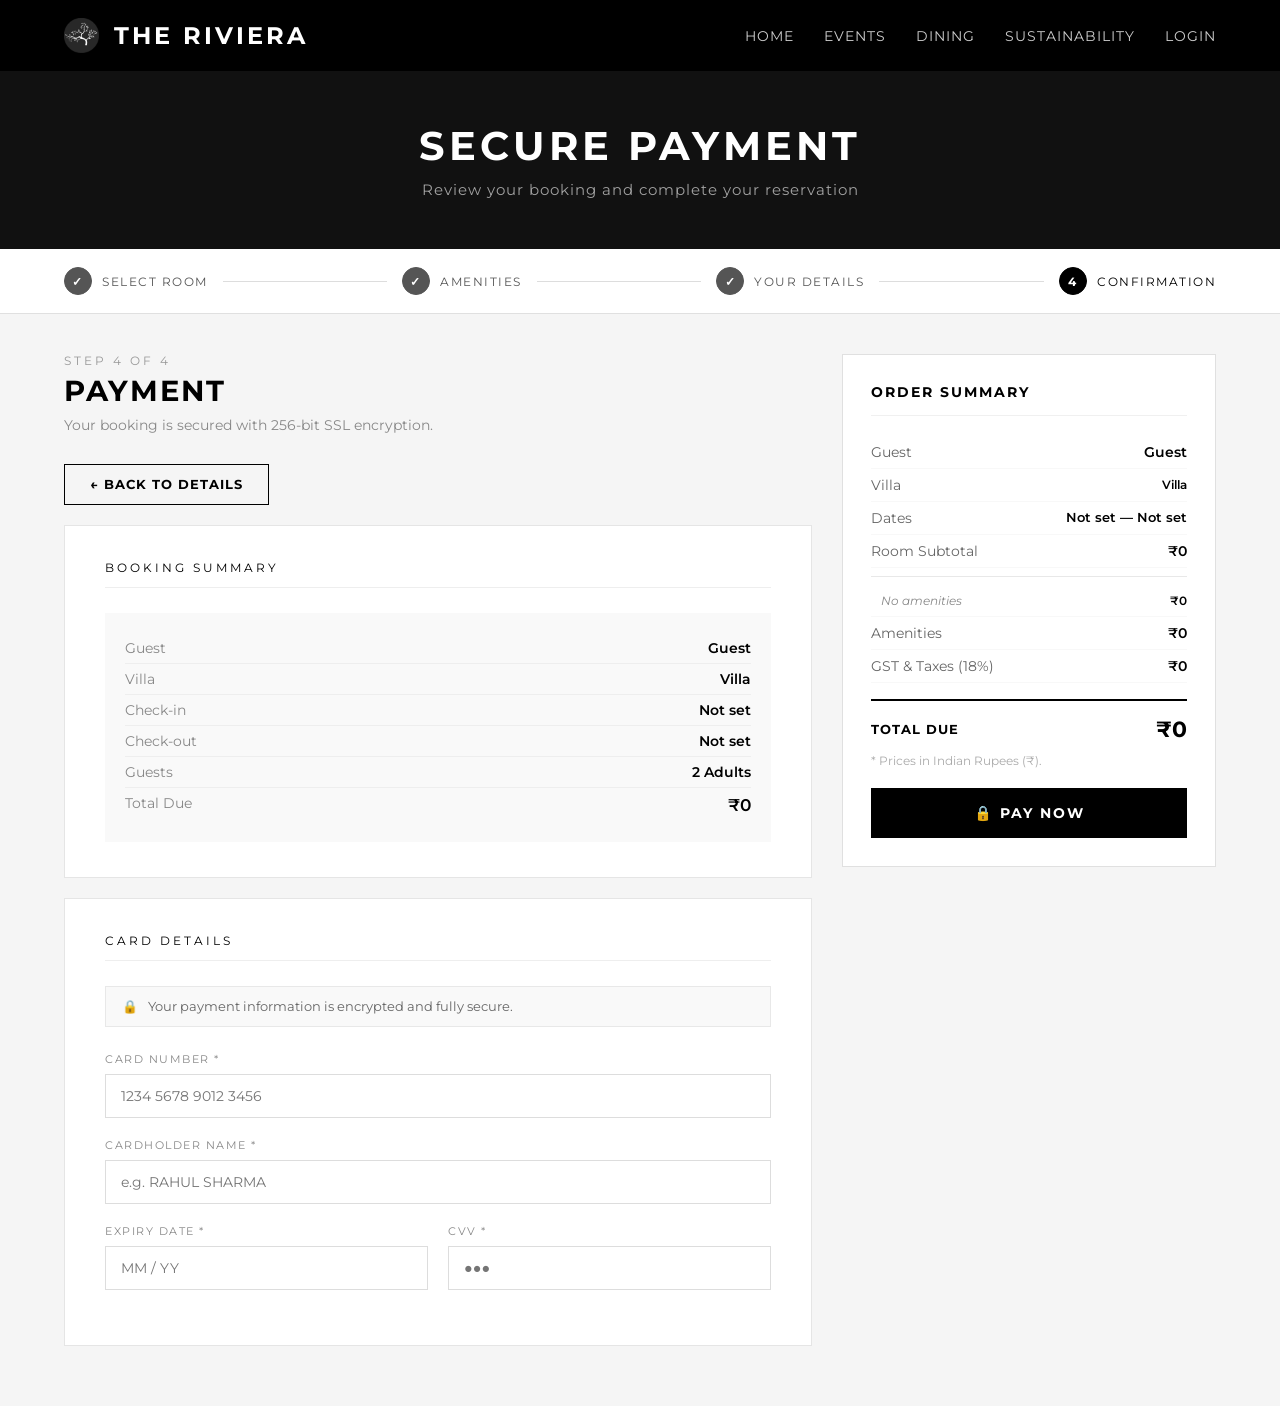
<file: payment.html>
<!DOCTYPE html>
<html lang="en">
<head>
    <meta charset="UTF-8">
    <meta name="viewport" content="width=device-width, initial-scale=1.0">
    <title>Payment | The Riviera</title>
    <link href="https://fonts.googleapis.com/css2?family=Montserrat:wght@300;400;500;600;700&display=swap" rel="stylesheet">

    <style>
        /* =====================================================
           payment.html — Payment & Booking Confirmation
           Step 4 of 4
           ===================================================== */

        * { margin: 0; padding: 0; box-sizing: border-box; }
        body { font-family: 'Montserrat', sans-serif; color: #444; background: #f5f5f5; }
        a { text-decoration: none; color: inherit; }

        /* NAVBAR */
        .navbar { position: sticky; top: 0; display: flex; justify-content: space-between; align-items: center; padding: 18px 5%; background: #000; color: #fff; z-index: 100; }
        
        .logo { font-size: 1.5rem; font-weight: 700; letter-spacing: 3px; display: flex; align-items: center; gap: 15px;}
        .logo-img { height: 35px; width: auto; }
        .nav-links { display: flex; gap: 30px; list-style: none; }
        .nav-links a { font-size: 0.85rem; text-transform: uppercase; letter-spacing: 1px; color: #fff; opacity: 0.8; transition: opacity 0.3s; }
        .nav-links a:hover { opacity: 1; }

        /* PAGE HEADER */
        .page-header { background: #111; color: #fff; padding: 50px 5%; text-align: center; }
        .page-header h1 { font-size: 2.5rem; letter-spacing: 4px; text-transform: uppercase; margin-bottom: 10px; }
        .page-header p { font-size: 0.95rem; opacity: 0.6; letter-spacing: 1px; }

        /* PROGRESS BAR */
        .progress-bar { background: #fff; border-bottom: 1px solid #e0e0e0; padding: 18px 5%; display: flex; align-items: center; }
        .step { display: flex; align-items: center; gap: 10px; font-size: 0.75rem; text-transform: uppercase; letter-spacing: 1.5px; color: #bbb; white-space: nowrap; }
        .step-num { width: 28px; height: 28px; border-radius: 50%; border: 1.5px solid #ccc; display: flex; align-items: center; justify-content: center; font-size: 0.78rem; font-weight: 700; color: #ccc; flex-shrink: 0; }
        .step.active .step-num { background: #000; color: #fff; border-color: #000; }
        .step.active { color: #000; }
        .step.done .step-num { background: #555; color: #fff; border-color: #555; }
        .step.done { color: #555; }
        .step-line { flex: 1; height: 1px; background: #ddd; margin: 0 15px; }

        /* MAIN LAYOUT */
        .main-layout { display: flex; gap: 30px; padding: 40px 5%; max-width: 1400px; margin: 0 auto; align-items: flex-start; }

        /* ===================== LEFT: PAYMENT FORM ===================== */
        .payment-column { flex: 2; min-width: 0; }
        .section-label { font-size: 0.72rem; text-transform: uppercase; letter-spacing: 3px; color: #999; margin-bottom: 5px; }
        .section-title { font-size: 1.8rem; color: #000; letter-spacing: 2px; text-transform: uppercase; margin-bottom: 8px; }
        .section-subtitle { font-size: 0.9rem; color: #888; margin-bottom: 30px; }

        .form-card { background: #fff; border: 1px solid #e5e5e5; padding: 35px 40px; margin-bottom: 20px; }
        .form-section-heading { font-size: 0.72rem; text-transform: uppercase; letter-spacing: 3px; color: #000; padding-bottom: 12px; border-bottom: 1px solid #eee; margin-bottom: 25px; }

        .form-row { display: flex; gap: 20px; margin-bottom: 20px; }
        .form-group { flex: 1; }
        .form-group label { display: block; font-size: 0.7rem; text-transform: uppercase; letter-spacing: 1.5px; color: #888; margin-bottom: 8px; }

        .form-group input {
            width: 100%; border: 1px solid #ddd; padding: 12px 15px;
            font-family: inherit; font-size: 0.9rem; color: #333;
            background: #fff; outline: none; transition: border-color 0.2s; border-radius: 0;
        }
        .form-group input:focus { border-color: #000; }
        .form-group input.invalid { border-color: #cc0000; }
        .field-error { font-size: 0.7rem; color: #cc0000; margin-top: 5px; display: none; }

        /* Secure badge */
        .secure-notice {
            display: flex; align-items: center; gap: 10px;
            background: #f9f9f9; border: 1px solid #e8e8e8;
            padding: 12px 16px; margin-bottom: 25px; font-size: 0.8rem; color: #666;
        }

        /* Booking reminder (read-only summary) */
        .booking-reminder { background: #f9f9f9; padding: 20px; margin-bottom: 0; }
        .reminder-row { display: flex; justify-content: space-between; padding: 7px 0; font-size: 0.85rem; border-bottom: 1px solid #eee; }
        .reminder-row:last-child { border-bottom: none; }
        .reminder-row label { color: #888; }
        .reminder-row span { color: #000; font-weight: 600; }

        .back-btn { background: transparent; border: 1px solid #000; color: #000; padding: 12px 25px; font-family: inherit; font-size: 0.8rem; font-weight: 700; letter-spacing: 1px; text-transform: uppercase; cursor: pointer; transition: all 0.3s; margin-bottom: 20px; }
        .back-btn:hover { background: #000; color: #fff; }

        /* ===================== RIGHT: ORDER SUMMARY ===================== */
        .bill-column { flex: 1; position: sticky; top: 90px; }
        .bill-box { background: #fff; border: 1px solid #e0e0e0; padding: 28px; }
        .bill-box h3 { font-size: 0.9rem; text-transform: uppercase; letter-spacing: 2px; color: #000; margin-bottom: 20px; padding-bottom: 14px; border-bottom: 1px solid #f0f0f0; }
        .bill-row { display: flex; justify-content: space-between; padding: 8px 0; font-size: 0.85rem; border-bottom: 1px solid #f8f8f8; }
        .bill-row label { color: #666; }
        .bill-row span { color: #000; font-weight: 600; }
        .bill-row.small { font-size: 0.78rem; }
        .bill-row.small label { color: #888; font-style: italic; padding-left: 10px; }
        .bill-divider { border: none; border-top: 1px solid #e8e8e8; margin: 8px 0; }
        .bill-total { margin-top: 16px; padding-top: 14px; border-top: 2px solid #000; display: flex; justify-content: space-between; align-items: center; }
        .bill-total label { font-size: 0.82rem; text-transform: uppercase; letter-spacing: 1px; font-weight: 700; color: #000; }
        .bill-total span { font-size: 1.4rem; font-weight: 700; color: #000; }
        .bill-note { font-size: 0.72rem; color: #aaa; margin-top: 10px; line-height: 1.5; }

        .pay-btn { width: 100%; background: #000; color: #fff; border: none; padding: 16px; font-family: inherit; font-size: 0.9rem; font-weight: 700; letter-spacing: 2px; text-transform: uppercase; cursor: pointer; margin-top: 18px; transition: background 0.3s; }
        .pay-btn:hover { background: #222; }
        .pay-btn:disabled { background: #888; cursor: not-allowed; }

        /* ===================== SUCCESS SCREEN ===================== */
        .success-screen { display: none; padding: 80px 5%; text-align: center; max-width: 700px; margin: 0 auto; }
        .success-icon { width: 80px; height: 80px; background: #000; border-radius: 50%; display: flex; align-items: center; justify-content: center; font-size: 2.5rem; color: #fff; margin: 0 auto 30px; }
        .success-screen h2 { font-size: 2rem; letter-spacing: 3px; color: #000; text-transform: uppercase; margin-bottom: 15px; }
        .success-screen p { font-size: 1rem; color: #666; line-height: 1.8; margin-bottom: 10px; }
        .booking-ref { font-size: 1.4rem; font-weight: 700; letter-spacing: 4px; color: #000; margin: 25px 0; padding: 20px; background: #f5f5f5; border: 1px solid #e0e0e0; }
        .success-details { text-align: left; background: #fff; border: 1px solid #e0e0e0; padding: 30px; margin: 30px 0; }
        .success-row { display: flex; justify-content: space-between; padding: 10px 0; border-bottom: 1px solid #f5f5f5; font-size: 0.9rem; }
        .success-row:last-child { border-bottom: none; }
        .success-row label { color: #888; }
        .success-row span { color: #000; font-weight: 600; text-align: right; max-width: 60%; }
        .home-btn { background: #000; color: #fff; border: none; padding: 14px 40px; font-family: inherit; font-size: 0.88rem; font-weight: 700; letter-spacing: 2px; text-transform: uppercase; cursor: pointer; margin-top: 10px; transition: background 0.3s; }
        .home-btn:hover { background: #333; }

        /* Error banner shown if the server rejects the booking */
        .server-error-msg {
            background: #fff0f0;
            border: 1px solid #cc0000;
            color: #cc0000;
            padding: 14px 18px;
            font-size: 0.88rem;
            margin-bottom: 16px;
            display: none;
        }

        @media (max-width: 900px) {
            .main-layout { flex-direction: column; }
            .bill-column { position: static; }
            .form-row { flex-direction: column; gap: 0; }
        }
    </style>
</head>
<body>

    <!-- NAVBAR -->
    <header class="navbar">
        <div class="logo">
            <img src="img/logo.png" alt="Riviera Logo" class="logo-img">
            THE RIVIERA
        </div>
        <nav>
            <ul class="nav-links">
                <li><a href="index.html">Home</a></li>
                <li><a href="events.html">Events</a></li>
                <li><a href="dining.html">Dining</a></li>
                <li><a href="sustainability.html">Sustainability</a></li>
                <li><a href="login.html">Login</a></li>
            </ul>
        </nav>
    </header>

    <!-- PAGE HEADER -->
    <div class="page-header">
        <h1>Secure Payment</h1>
        <p>Review your booking and complete your reservation</p>
    </div>

    <!-- PROGRESS BAR: All steps done, Step 4 active -->
    <div class="progress-bar">
        <div class="step done">
            <div class="step-num">&#10003;</div><span>Select Room</span>
        </div>
        <div class="step-line"></div>
        <div class="step done">
            <div class="step-num">&#10003;</div><span>Amenities</span>
        </div>
        <div class="step-line"></div>
        <div class="step done">
            <div class="step-num">&#10003;</div><span>Your Details</span>
        </div>
        <div class="step-line"></div>
        <div class="step active">
            <div class="step-num">4</div><span>Confirmation</span>
        </div>
    </div>

    <!-- ===== PAYMENT SECTION (hidden after successful payment) ===== -->
    <div id="payment-section">
        <div class="main-layout">

            <!-- LEFT: PAYMENT FORM -->
            <div class="payment-column">
                <p class="section-label">Step 4 of 4</p>
                <h2 class="section-title">Payment</h2>
                <p class="section-subtitle">Your booking is secured with 256-bit SSL encryption.</p>

                <button class="back-btn" onclick="window.location.href='details.html'">&#8592; Back to Details</button>

                <!-- Server error message (shown if PHP returns an error) -->
                <div class="server-error-msg" id="server-error-msg"></div>

                <!-- Booking reminder (read-only) -->
                <div class="form-card">
                    <p class="form-section-heading">Booking Summary</p>
                    <div class="booking-reminder" id="booking-reminder-box">
                        <!-- Filled by JS -->
                    </div>
                </div>

                <!-- Card Details -->
                <div class="form-card">
                    <p class="form-section-heading">Card Details</p>

                    <div class="secure-notice">
                        <span>&#128274;</span>
                        Your payment information is encrypted and fully secure.
                    </div>

                    <!-- Card Number -->
                    <div class="form-row">
                        <div class="form-group">
                            <label>Card Number *</label>
                            <input type="text" id="card-number"
                                   placeholder="1234 5678 9012 3456"
                                   maxlength="19"
                                   oninput="formatCardNumber(this)">
                            <p class="field-error" id="err-card-number">Please enter a valid 16-digit card number.</p>
                        </div>
                    </div>

                    <!-- Cardholder Name -->
                    <div class="form-row">
                        <div class="form-group">
                            <label>Cardholder Name *</label>
                            <input type="text" id="card-name" placeholder="e.g. RAHUL SHARMA"
                                   oninput="this.value = this.value.toUpperCase()">
                            <p class="field-error" id="err-card-name">Name must be at least 2 letters.</p>
                        </div>
                    </div>

                    <!-- Expiry + CVV -->
                    <div class="form-row">
                        <div class="form-group">
                            <label>Expiry Date *</label>
                            <input type="text" id="card-expiry"
                                   placeholder="MM / YY"
                                   maxlength="7"
                                   oninput="formatExpiry(this)">
                            <p class="field-error" id="err-card-expiry">Enter a valid expiry in MM/YY format. Card must not be expired.</p>
                        </div>
                        <div class="form-group">
                            <label>CVV *</label>
                            <input type="password" id="card-cvv"
                                   placeholder="&#9679;&#9679;&#9679;"
                                   maxlength="4">
                            <p class="field-error" id="err-card-cvv">CVV must be 3 or 4 digits.</p>
                        </div>
                    </div>

                </div><!-- end card details form-card -->

            </div><!-- end payment-column -->

            <!-- RIGHT: ORDER SUMMARY -->
            <div class="bill-column">
                <div class="bill-box">
                    <h3>Order Summary</h3>

                    <div class="bill-row">
                        <label>Guest</label>
                        <span id="bill-guest-name">—</span>
                    </div>
                    <div class="bill-row">
                        <label>Villa</label>
                        <span id="bill-room" style="font-size:0.78rem; text-align:right; max-width:55%;">—</span>
                    </div>
                    <div class="bill-row">
                        <label>Dates</label>
                        <span id="bill-dates" style="font-size:0.8rem;">—</span>
                    </div>
                    <div class="bill-row">
                        <label>Room Subtotal</label>
                        <span id="bill-room-total">—</span>
                    </div>

                    <hr class="bill-divider">

                    <div id="bill-amenity-lines"></div>

                    <div class="bill-row">
                        <label>Amenities</label>
                        <span id="bill-amenity-total">—</span>
                    </div>
                    <div class="bill-row">
                        <label>GST & Taxes (18%)</label>
                        <span id="bill-tax">—</span>
                    </div>

                    <div class="bill-total">
                        <label>Total Due</label>
                        <span id="bill-grand-total">—</span>
                    </div>

                    <p class="bill-note">* Prices in Indian Rupees (&#8377;).</p>

                    <button class="pay-btn" id="pay-btn" onclick="processPayment()">
                        &#128274; PAY NOW
                    </button>
                </div>
            </div>

        </div><!-- end main-layout -->
    </div><!-- end payment-section -->


    <!-- ===== SUCCESS SCREEN (shown after payment, hidden initially) ===== -->
    <div class="success-screen" id="success-screen">
        <div class="success-icon">&#10003;</div>
        <h2>Booking Confirmed!</h2>
        <p>Thank you for choosing The Riviera. Your island sanctuary awaits.</p>
        <p>A confirmation has been sent to <strong id="confirm-email">—</strong></p>
        <div class="booking-ref" id="booking-ref"></div>
        <div class="success-details" id="success-details"></div>
        <button class="home-btn" onclick="window.location.href='index.html'">
            RETURN TO HOME
        </button>
    </div>


    <script>
        // ============================================================
        // payment.html — JavaScript
        //
        // WHAT CHANGED FROM THE ORIGINAL:
        //   - processPayment() now calls save_booking.php via fetch()
        //     BEFORE showing the success screen.
        //   - The booking is saved to the database first.
        //   - The success screen uses the real reservation_id from the DB
        //     as the booking reference (instead of a random number).
        //   - If the server returns an error, we show it and let user retry.
        //
        // FLOW:
        //   1. Validate card fields (same as before)
        //   2. POST booking data to save_booking.php
        //   3. PHP saves guest + reservation to DB, returns reservation_id
        //   4. Show success screen with real booking reference
        // ============================================================

        // ---- Read all saved data from sessionStorage ----
        var checkInStr    = sessionStorage.getItem('checkIn');
        var checkOutStr   = sessionStorage.getItem('checkOut');
        var adults        = parseInt(sessionStorage.getItem('adults'))            || 2;
        var children      = parseInt(sessionStorage.getItem('children'))          || 0;
        var roomName      = sessionStorage.getItem('selectedRoomName')            || 'Villa';
        var roomPrice     = parseInt(sessionStorage.getItem('selectedRoomPrice')) || 0;
        var roomId        = sessionStorage.getItem('selectedRoomId')              || '1';
        var firstName     = sessionStorage.getItem('guestFirstName')              || '';
        var lastName      = sessionStorage.getItem('guestLastName')               || '';
        var email         = sessionStorage.getItem('guestEmail')                  || '';
        var phone         = sessionStorage.getItem('guestPhone')                  || '';
        var amenitiesJSON = sessionStorage.getItem('selectedAmenities');
        var selectedAmenities = amenitiesJSON ? JSON.parse(amenitiesJSON) : {};

        var checkIn  = checkInStr  ? new Date(checkInStr)  : null;
        var checkOut = checkOutStr ? new Date(checkOutStr) : null;

        var nights = 0;
        if (checkIn && checkOut) nights = Math.round((checkOut - checkIn) / (1000 * 60 * 60 * 24));
        if (nights < 1) nights = 1;

        function formatDate(date) {
            if (!date) return 'Not set';
            var m = ['Jan','Feb','Mar','Apr','May','Jun','Jul','Aug','Sep','Oct','Nov','Dec'];
            return date.getDate() + ' ' + m[date.getMonth()] + ' ' + date.getFullYear();
        }

        function formatPrice(num) {
            return '&#8377;' + num.toLocaleString('en-IN');
        }

        // ---- Calculate totals ----
        var roomSubtotal  = roomPrice * nights;
        var amenityTotal  = 0;
        var amenityKeys   = Object.keys(selectedAmenities);
        amenityKeys.forEach(function(id) { amenityTotal += selectedAmenities[id].price; });

        var grandSubtotal = roomSubtotal + amenityTotal;
        var tax           = Math.round(grandSubtotal * 0.18);
        var grandTotal    = grandSubtotal + tax;

        var shortName     = roomName.length > 28 ? roomName.substring(0, 28) + '...' : roomName;
        var guestFullName = (firstName + ' ' + lastName).trim() || 'Guest';

        // ---- Fill the order summary (right column) ----
        document.getElementById('bill-guest-name').innerText  = guestFullName;
        document.getElementById('bill-room').innerHTML        = shortName;
        document.getElementById('bill-dates').innerHTML       = formatDate(checkIn) + ' — ' + formatDate(checkOut);
        document.getElementById('bill-room-total').innerHTML  = formatPrice(roomSubtotal);

        var amenityLinesHTML = '';
        if (amenityKeys.length === 0) {
            amenityLinesHTML = '<div class="bill-row small"><label>No amenities</label><span>&#8377;0</span></div>';
        } else {
            amenityKeys.forEach(function(id) {
                var item = selectedAmenities[id];
                amenityLinesHTML += '<div class="bill-row small"><label>' + item.name + '</label><span>' + formatPrice(item.price) + '</span></div>';
            });
        }
        document.getElementById('bill-amenity-lines').innerHTML = amenityLinesHTML;
        document.getElementById('bill-amenity-total').innerHTML = formatPrice(amenityTotal);
        document.getElementById('bill-tax').innerHTML           = formatPrice(tax);
        document.getElementById('bill-grand-total').innerHTML   = formatPrice(grandTotal);

        // ---- Fill the booking reminder box (left column) ----
        document.getElementById('booking-reminder-box').innerHTML =
            '<div class="reminder-row"><label>Guest</label><span>' + guestFullName + '</span></div>' +
            '<div class="reminder-row"><label>Villa</label><span>' + shortName + '</span></div>' +
            '<div class="reminder-row"><label>Check-in</label><span>' + formatDate(checkIn) + '</span></div>' +
            '<div class="reminder-row"><label>Check-out</label><span>' + formatDate(checkOut) + '</span></div>' +
            '<div class="reminder-row"><label>Guests</label><span>' + adults + ' Adults' + (children > 0 ? ', ' + children + ' Children' : '') + '</span></div>' +
            '<div class="reminder-row"><label>Total Due</label><span style="font-size:1.05rem;">' + formatPrice(grandTotal) + '</span></div>';


        // ============================================================
        // AUTO-FORMATTING (unchanged from original)
        // ============================================================

        function formatCardNumber(input) {
            var digits = input.value.replace(/\D/g, '');
            var groups = digits.match(/.{1,4}/g);
            input.value = groups ? groups.join(' ') : digits;
        }

        function formatExpiry(input) {
            var digits = input.value.replace(/\D/g, '');
            if (digits.length >= 3) {
                input.value = digits.substring(0, 2) + ' / ' + digits.substring(2, 4);
            } else {
                input.value = digits;
            }
        }


        // ============================================================
        // VALIDATION HELPERS (unchanged from original)
        // ============================================================
        function showError(inputId, errorId) {
            document.getElementById(inputId).classList.add('invalid');
            document.getElementById(errorId).style.display = 'block';
        }

        function clearError(inputId, errorId) {
            document.getElementById(inputId).classList.remove('invalid');
            document.getElementById(errorId).style.display = 'none';
        }

        function validateCardNumber() {
            var digits = document.getElementById('card-number').value.replace(/\s/g, '');
            if (/^\d{16}$/.test(digits)) { clearError('card-number', 'err-card-number'); return true; }
            showError('card-number', 'err-card-number');
            return false;
        }

        function validateCardName() {
            var val = document.getElementById('card-name').value.trim();
            if (/^[A-Za-z ]{2,}$/.test(val)) { clearError('card-name', 'err-card-name'); return true; }
            showError('card-name', 'err-card-name');
            return false;
        }

        function validateExpiry() {
            var val   = document.getElementById('card-expiry').value.trim();
            var match = val.match(/^(\d{2})\s*\/\s*(\d{2})$/);
            if (!match) { showError('card-expiry', 'err-card-expiry'); return false; }
            var month = parseInt(match[1]);
            var year  = parseInt(match[2]);
            if (month < 1 || month > 12) { showError('card-expiry', 'err-card-expiry'); return false; }
            var fullYear     = 2000 + year;
            var now          = new Date();
            var currentYear  = now.getFullYear();
            var currentMonth = now.getMonth() + 1;
            if (fullYear < currentYear || (fullYear === currentYear && month < currentMonth)) {
                showError('card-expiry', 'err-card-expiry');
                return false;
            }
            clearError('card-expiry', 'err-card-expiry');
            return true;
        }

        function validateCVV() {
            var val = document.getElementById('card-cvv').value.trim();
            if (/^\d{3,4}$/.test(val)) { clearError('card-cvv', 'err-card-cvv'); return true; }
            showError('card-cvv', 'err-card-cvv');
            return false;
        }

        document.getElementById('card-number').addEventListener('blur', validateCardNumber);
        document.getElementById('card-name').addEventListener('blur', validateCardName);
        document.getElementById('card-expiry').addEventListener('blur', validateExpiry);
        document.getElementById('card-cvv').addEventListener('blur', validateCVV);


        // ============================================================
        // showSuccessScreen() — Displays the confirmation screen
        //
        // This was previously inline inside processPayment().
        // We extracted it as a separate function so we can call it
        // AFTER the database save is confirmed (via the fetch response).
        //
        // bookingRef — the reservation_id from the database (e.g. "RVR-12")
        // ============================================================
        function showSuccessScreen(bookingRef) {
            var amenityList = amenityKeys.length > 0
                ? amenityKeys.map(function(id) { return selectedAmenities[id].name; }).join(', ')
                : 'None';

            document.getElementById('confirm-email').innerText = email || 'your email';
            document.getElementById('booking-ref').innerHTML   = 'Booking Reference: <strong>' + bookingRef + '</strong>';

            document.getElementById('success-details').innerHTML =
                '<div class="success-row"><label>Booking Ref</label><span>' + bookingRef + '</span></div>' +
                '<div class="success-row"><label>Guest</label><span>' + guestFullName + '</span></div>' +
                '<div class="success-row"><label>Email</label><span>' + (email || '—') + '</span></div>' +
                '<div class="success-row"><label>Villa</label><span>' + shortName + '</span></div>' +
                '<div class="success-row"><label>Check-in</label><span>' + formatDate(checkIn) + '</span></div>' +
                '<div class="success-row"><label>Check-out</label><span>' + formatDate(checkOut) + '</span></div>' +
                '<div class="success-row"><label>Nights</label><span>' + nights + '</span></div>' +
                '<div class="success-row"><label>Guests</label><span>' + adults + ' Adults' + (children > 0 ? ', ' + children + ' Children' : '') + '</span></div>' +
                '<div class="success-row"><label>Experiences</label><span>' + amenityList + '</span></div>' +
                '<div class="success-row"><label>Total Paid</label><span style="font-size:1.1rem;">' + formatPrice(grandTotal) + '</span></div>';

            // Hide the payment form, show the success screen
            document.getElementById('payment-section').style.display = 'none';
            document.getElementById('success-screen').style.display  = 'block';

            // Scroll up to show the confirmation
            window.scrollTo({ top: 0, behavior: 'smooth' });

            // Clear sessionStorage — the booking journey is complete
            sessionStorage.clear();
        }


        // ============================================================
        // processPayment() — Validate card, then save to database
        //
        // WHAT CHANGED:
        //   Before: showed success screen immediately after validation.
        //   Now:    after validation passes, we POST all booking data to
        //           save_booking.php. Only when PHP confirms the save do
        //           we show the success screen with the real booking ref.
        // ============================================================
        function processPayment() {

            // ---- Step 1: Run all card validators ----
            // We run ALL of them (not using &&) so all errors show at once.
            var allOk = true;
            if (!validateCardNumber()) allOk = false;
            if (!validateCardName())   allOk = false;
            if (!validateExpiry())     allOk = false;
            if (!validateCVV())        allOk = false;

            if (!allOk) {
                window.scrollTo({ top: 300, behavior: 'smooth' });
                return; // stop here — don't contact the server
            }

            // ---- Step 2: Disable the PAY NOW button and show "Processing..." ----
            // This prevents the user from double-clicking and creating two bookings.
            var payBtn = document.getElementById('pay-btn');
            payBtn.disabled    = true;
            payBtn.textContent = 'PROCESSING...';

            // Hide any previous server error message
            var errorBox = document.getElementById('server-error-msg');
            errorBox.style.display = 'none';

            // ---- Step 3: Build the data object to send to the server ----
            // We send everything PHP needs to create a Guest row + Reservation row.
            var bookingData = {
                first_name:  firstName,
                last_name:   lastName,
                email:       email,
                phone:       phone,
                villa_id:    parseInt(roomId),
                check_in:    checkInStr,      // ISO string: "2026-04-01T00:00:00.000Z"
                check_out:   checkOutStr,     // PHP will convert these to YYYY-MM-DD
                adults:      adults,
                children:    children,
                total_cost:  grandTotal       // The final total including taxes
            };

            // ---- Step 4: POST to save_booking.php via fetch() ----
            // fetch() sends an HTTP request and returns a Promise.
            // .then() runs when we get a response.
            // .catch() runs if the network fails completely.
            fetch('save_booking.php', {
                method:  'POST',
                headers: { 'Content-Type': 'application/json' },
                body:    JSON.stringify(bookingData)   // convert JS object → JSON string
            })
            .then(function(response) {
                // Parse the response body as JSON
                return response.json();
            })
            .then(function(data) {
                // data.success = true  → booking was saved successfully
                // data.success = false → something went wrong, data.error has the message

                if (data.success) {
                    // Use the real reservation_id from the database as the booking reference
                    var bookingRef = 'RVR-' + data.reservation_id;
                    showSuccessScreen(bookingRef);

                } else {
                    // Server returned an error (e.g. villa now fully booked, DB error)
                    errorBox.textContent   = '⚠ ' + (data.error || 'Booking failed. Please try again.');
                    errorBox.style.display = 'block';

                    // Re-enable the button so user can try again
                    payBtn.disabled    = false;
                    payBtn.textContent = '🔒 PAY NOW';

                    // Scroll up so user sees the error
                    window.scrollTo({ top: 0, behavior: 'smooth' });
                }
            })
            .catch(function(networkError) {
                // This runs if the PHP server is unreachable or network failed
                console.error('Network error:', networkError);

                errorBox.textContent   = '⚠ Network error. Please check your connection and try again.';
                errorBox.style.display = 'block';

                payBtn.disabled    = false;
                payBtn.textContent = '🔒 PAY NOW';
            });

        }   // end processPayment()

    </script>

</body>
</html>
</file>
